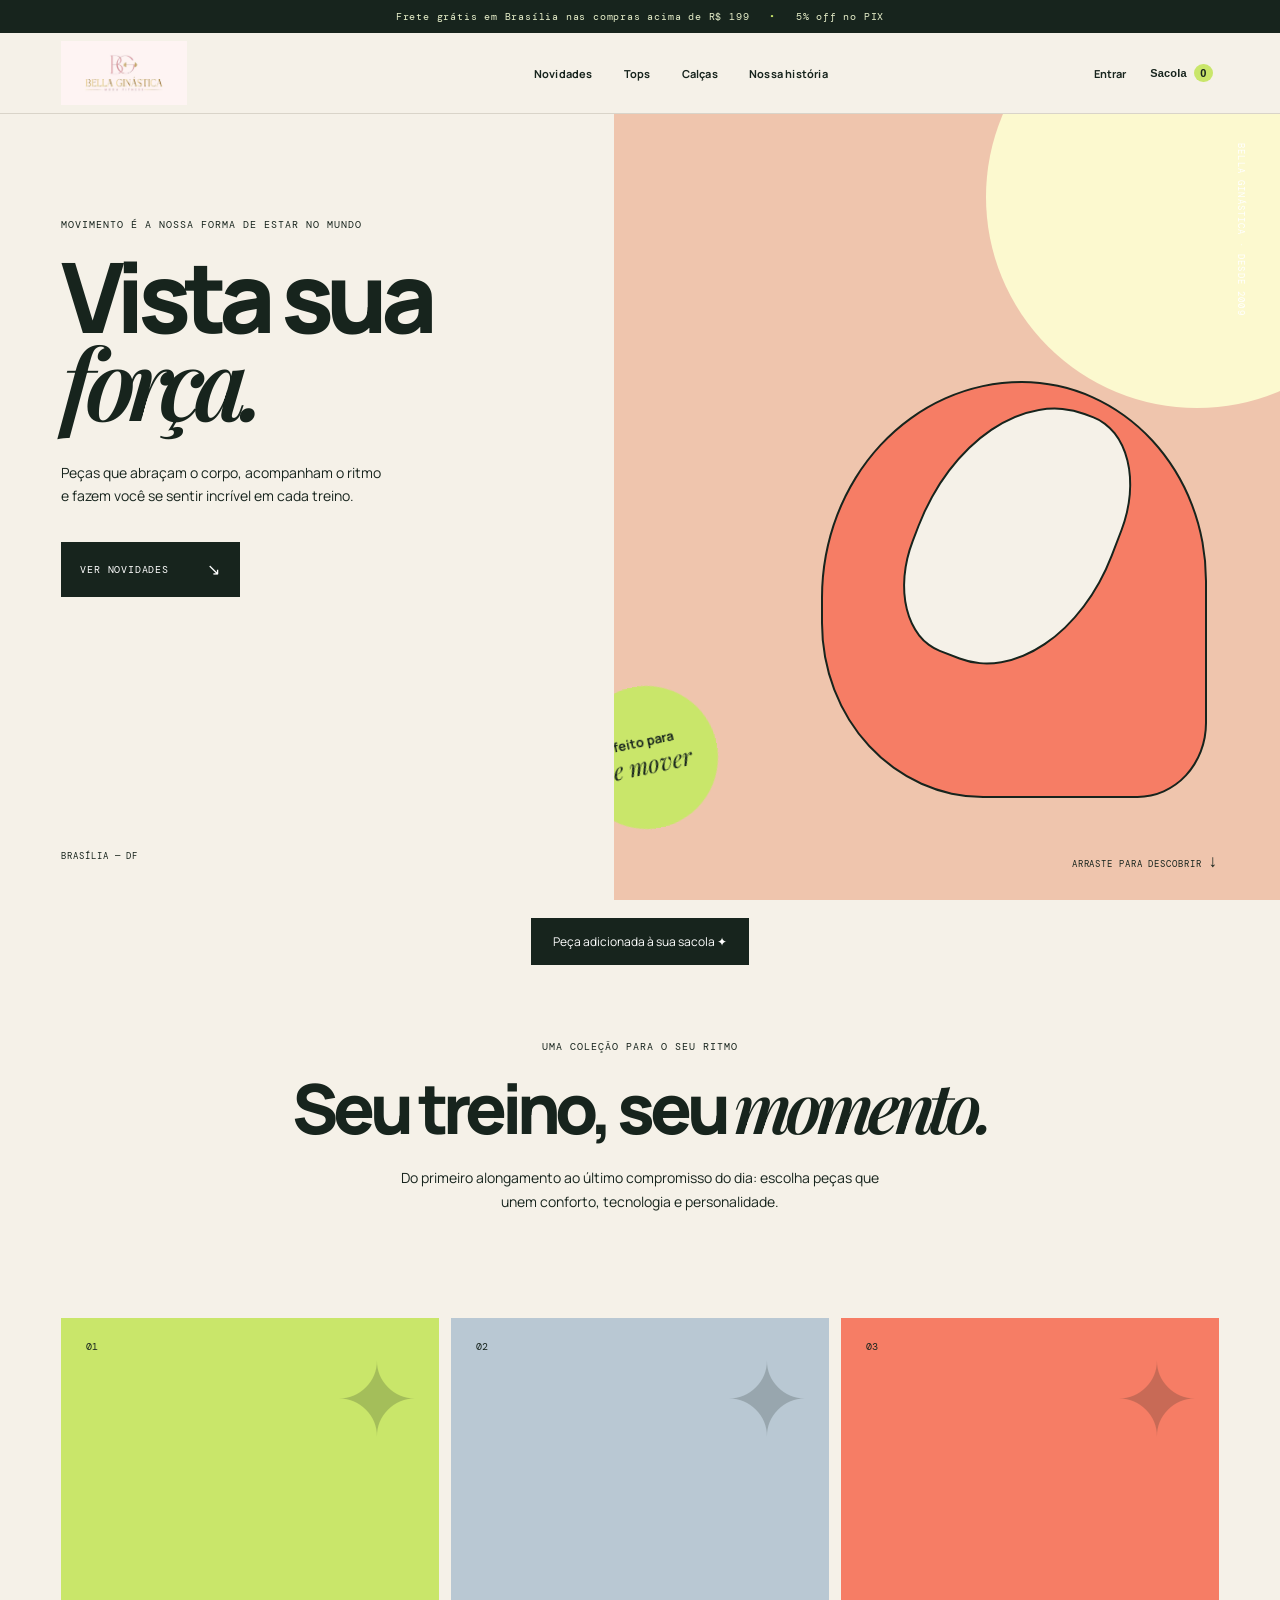
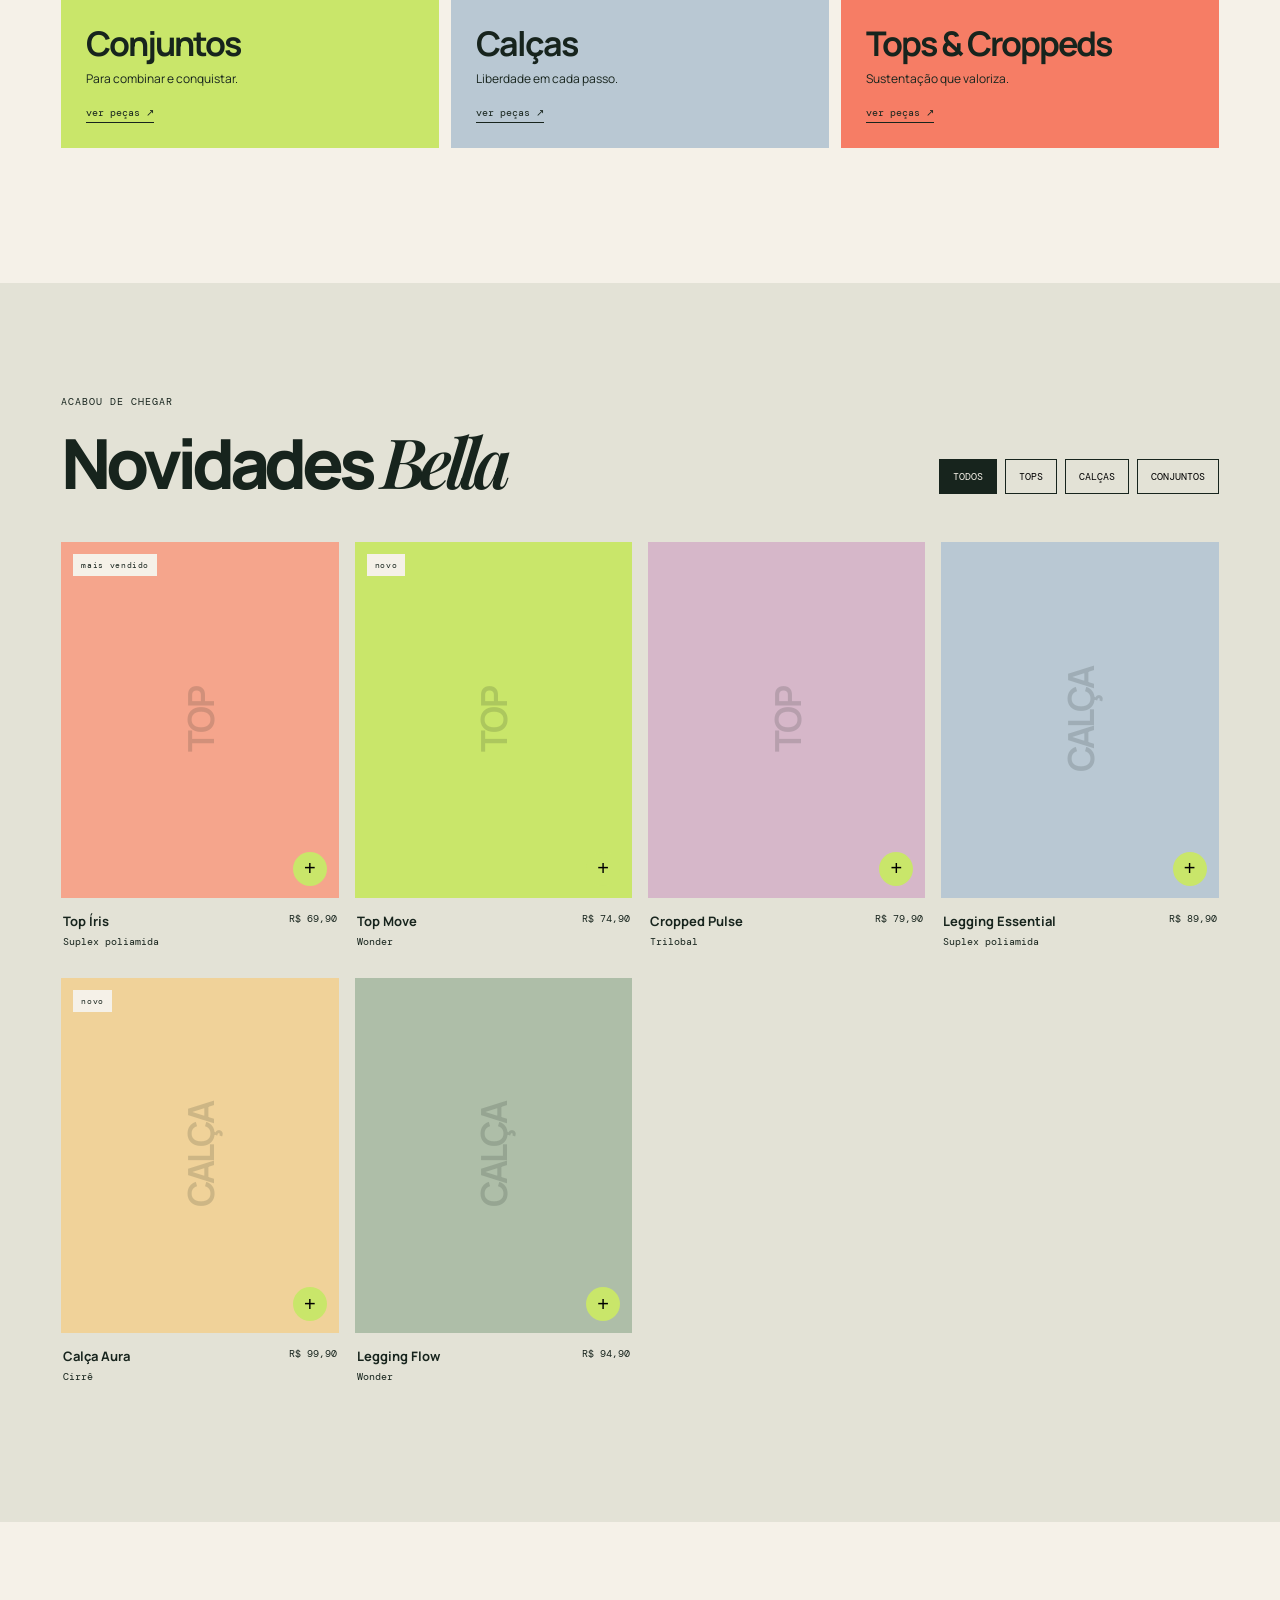
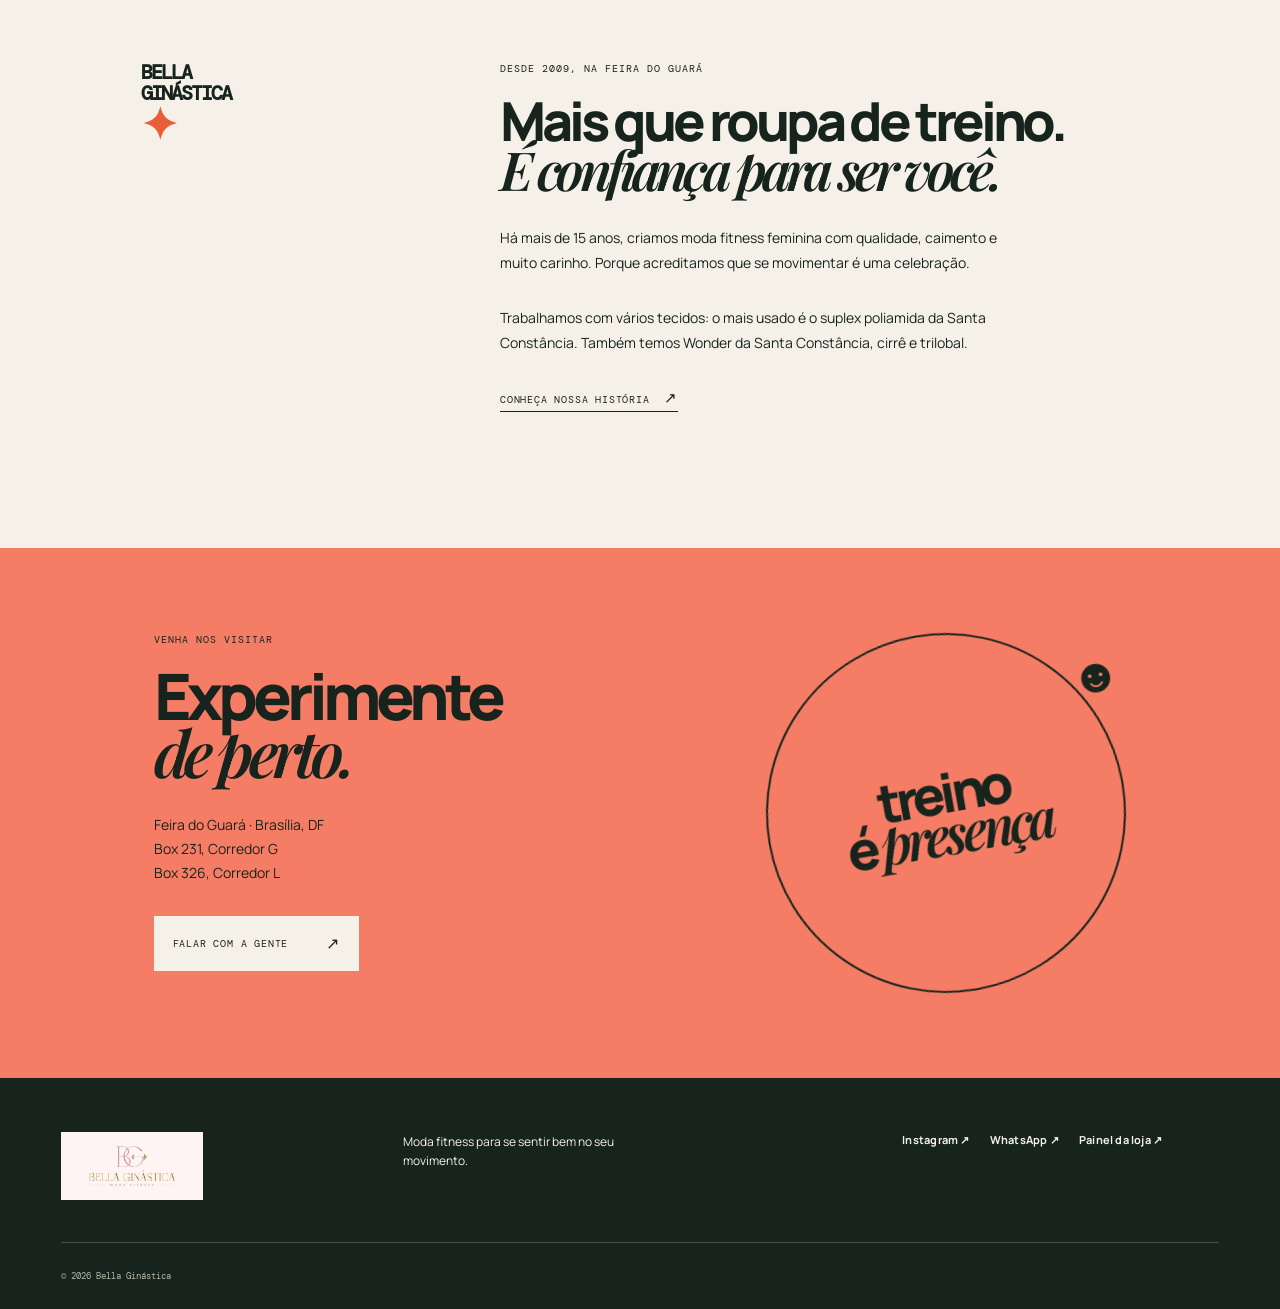
<file: index.html>
<!doctype html>
<html lang="pt-BR">
  <head>
    <meta charset="UTF-8" />
    <meta name="viewport" content="width=device-width, initial-scale=1.0" />
    <meta name="description" content="Bella Ginástica — moda fitness feminina feita para acompanhar o seu movimento. Conjuntos, calças e tops em Brasília." />
    <title>Bella Ginástica | Moda fitness</title>
    <link rel="icon" href="logo-bella.png" />
    <link rel="preconnect" href="https://fonts.googleapis.com" />
    <link rel="preconnect" href="https://fonts.gstatic.com" crossorigin />
    <link href="https://fonts.googleapis.com/css2?family=DM+Mono:wght@400;500&family=Manrope:wght@400;500;600;700;800&family=Playfair+Display:ital,wght@0,600;0,700;1,600&display=swap" rel="stylesheet" />
    <link rel="stylesheet" href="styles.css" />
  </head>
  <body>
    <div class="announcement">Frete grátis em Brasília nas compras acima de R$ 199 <span>•</span> 5% off no PIX</div>
    <header class="header">
      <a href="#inicio" class="brand" aria-label="Bella Ginástica, início"><img class="brand-logo" src="logo-bella.png" alt="Bella Ginástica Moda Fitness" /></a>
      <button class="menu-toggle" aria-label="Abrir menu" aria-expanded="false"><i></i><i></i></button>
      <nav class="nav" aria-label="Navegação principal">
        <a href="#novidades" data-filter="todos">Novidades</a><a href="#novidades" data-filter="tops">Tops</a><a href="#novidades" data-filter="calcas">Calças</a><a href="#sobre">Nossa história</a>
      </nav>
      <div class="header-actions"><a class="account-link" href="login.html">Entrar</a><button class="bag" aria-label="Sacola de compras">Sacola <span id="cart-count">0</span></button></div>
    </header>

    <main>
      <section class="hero" id="inicio">
        <div class="hero-copy">
          <p class="eyebrow">Movimento é a nossa forma de estar no mundo</p>
          <h1>Vista sua<br /><i>força.</i></h1>
          <p class="hero-text">Peças que abraçam o corpo, acompanham o ritmo e fazem você se sentir incrível em cada treino.</p>
          <a class="button" href="#novidades">ver novidades <span>↘</span></a>
        </div>
        <div class="hero-visual">
          <div class="sun"></div><div class="hero-shape shape-one"></div><div class="hero-shape shape-two"></div><p class="vertical">BELLA GINÁSTICA · DESDE 2009</p>
          <div class="sticker"><b>feito para</b><span>se mover</span></div>
        </div>
        <div class="hero-footer"><span>Brasília — DF</span><span>Arraste para descobrir <b>↓</b></span></div>
      </section>

      <section class="intro" id="colecao">
        <p class="eyebrow">Uma coleção para o seu ritmo</p>
        <h2>Seu treino, seu <i>momento.</i></h2>
        <p>Do primeiro alongamento ao último compromisso do dia: escolha peças que unem conforto, tecnologia e personalidade.</p>
      </section>

      <section class="categories">
        <a class="category c1" href="#novidades" data-filter="conjuntos"><span>01</span><h3>Conjuntos</h3><p>Para combinar e conquistar.</p><b>ver peças ↗</b></a>
        <a class="category c2" href="#novidades" data-filter="calcas"><span>02</span><h3>Calças</h3><p>Liberdade em cada passo.</p><b>ver peças ↗</b></a>
        <a class="category c3" href="#novidades" data-filter="tops"><span>03</span><h3>Tops & Croppeds</h3><p>Sustentação que valoriza.</p><b>ver peças ↗</b></a>
      </section>

      <section class="products" id="novidades">
        <div class="section-heading"><div><p class="eyebrow" id="catalogue-label">Acabou de chegar</p><h2 id="catalogue-title">Novidades <i>Bella</i></h2></div><div class="catalogue-tabs"><button data-filter="todos" class="active">Todos</button><button data-filter="tops">Tops</button><button data-filter="calcas">Calças</button><button data-filter="conjuntos">Conjuntos</button></div></div>
        <div class="product-grid" id="product-grid"></div>
      </section>

      <section class="manifesto" id="sobre">
        <div class="manifesto-label">BELLA<br />GINÁSTICA<br /><span>✦</span></div>
        <div><p class="eyebrow">Desde 2009, na Feira do Guará</p><h2>Mais que roupa de treino.<br /><i>É confiança para ser você.</i></h2><p>Há mais de 15 anos, criamos moda fitness feminina com qualidade, caimento e muito carinho. Porque acreditamos que se movimentar é uma celebração.</p><p>Trabalhamos com vários tecidos: o mais usado é o suplex poliamida da Santa Constância. Também temos Wonder da Santa Constância, cirrê e trilobal.</p><a href="https://www.instagram.com/bellaginastica/" target="_blank" rel="noreferrer" class="text-link">conheça nossa história <span>↗</span></a></div>
      </section>

      <section class="visit" id="visite"><div><p class="eyebrow">Venha nos visitar</p><h2>Experimente<br /><i>de perto.</i></h2><p>Feira do Guará · Brasília, DF<br />Box 231, Corredor G<br />Box 326, Corredor L</p><a href="https://wa.me/5561985359437?text=Ol%C3%A1%2C%20vim%20pelo%20site%20da%20Bella%20Gin%C3%A1stica!" class="button button-light" target="_blank" rel="noreferrer">falar com a gente <span>↗</span></a></div><div class="visit-art"><p>treino<br />é <i>presença</i></p><span>☻</span></div></section>
    </main>
    <footer><a class="brand" href="#inicio"><img class="brand-logo" src="logo-bella.png" alt="Bella Ginástica Moda Fitness" /></a><p>Moda fitness para se sentir bem no seu movimento.</p><div><a href="https://www.instagram.com/bellaginastica/" target="_blank" rel="noreferrer">Instagram ↗</a><a href="https://wa.me/5561985359437" target="_blank" rel="noreferrer">WhatsApp ↗</a><a href="host-login.html">Painel da loja ↗</a></div><small>© 2026 Bella Ginástica</small></footer>
    <div class="toast" id="toast">Peça adicionada à sua sacola ✦</div>
    <div class="cart-backdrop" id="cart-backdrop"></div>
    <aside class="cart-drawer" id="cart-drawer" aria-label="Sua sacola" aria-hidden="true">
      <div class="cart-head"><div><p class="eyebrow">Seu pedido</p><h2>Sacola <i>Bella</i></h2></div><button class="close-cart" aria-label="Fechar sacola">×</button></div>
      <div class="cart-items" id="cart-items"><p class="empty-cart">Sua sacola está vazia.<br />Escolha suas peças favoritas ✦</p></div>
      <div class="checkout"><div class="total"><span>Subtotal</span><b id="cart-total">R$ 0,00</b></div><div class="customer-fields"><input id="customer-name" placeholder="SEU NOME" /><input id="customer-phone" placeholder="SEU WHATSAPP" /></div><p class="payment-label">Escolha a forma de pagamento</p><div class="payment-options"><label><input type="radio" name="pay" value="PIX" checked /> PIX <small>5% de desconto</small></label><label><input type="radio" name="pay" value="Cartão" /> Cartão <small>até 3x sem juros</small></label></div><button class="finish-order" id="finish-order">finalizar pedido <span>↗</span></button><p class="secure">🔒 Pedido registrado com segurança</p></div>
    </aside>
    <script src="script.js"></script>
  </body>
</html>
</file>
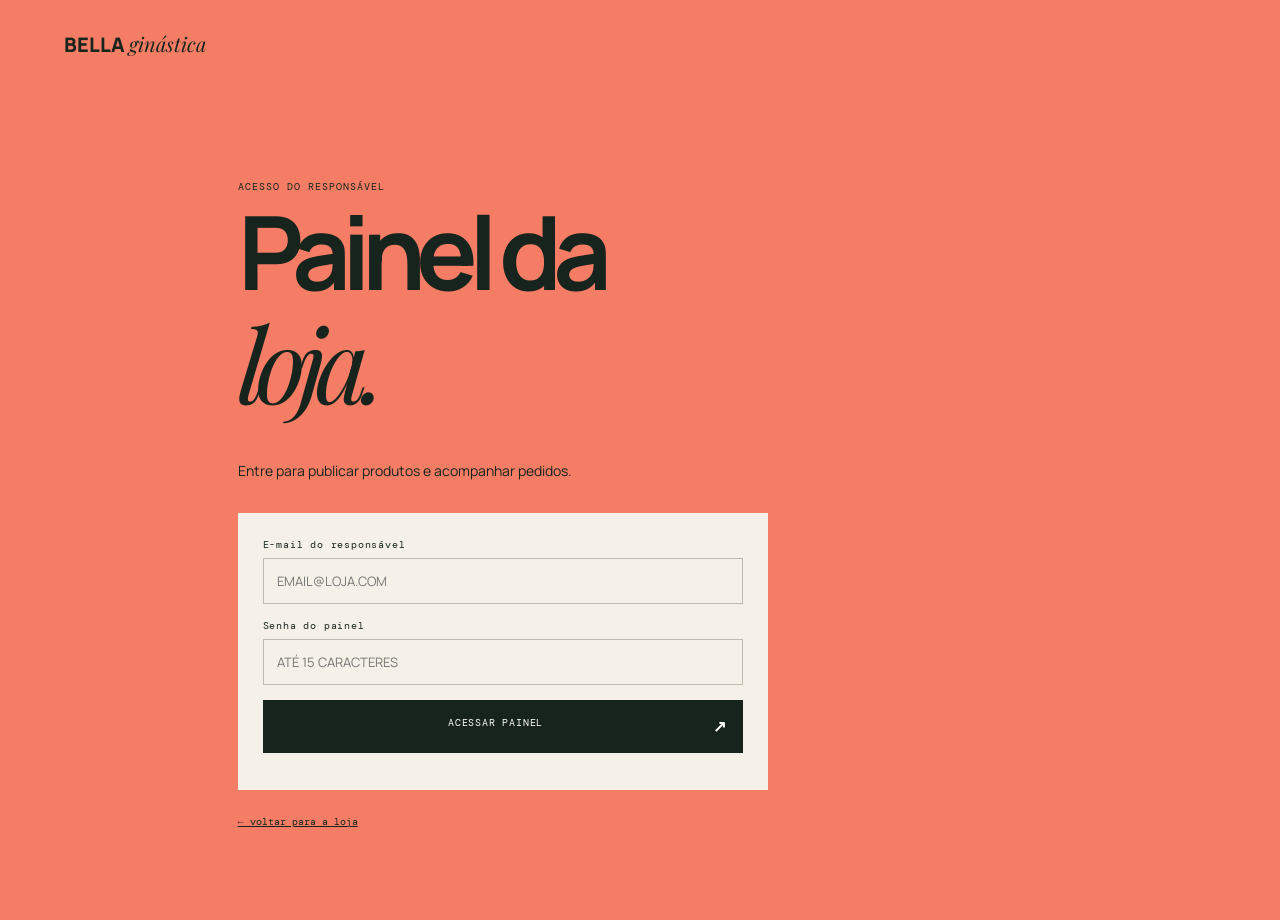
<file: admin.html>
<!doctype html><html lang="pt-BR"><head><meta charset="UTF-8"><meta name="viewport" content="width=device-width,initial-scale=1.0"><title>Painel | Bella Ginástica</title><link rel="preconnect" href="https://fonts.googleapis.com"><link rel="preconnect" href="https://fonts.gstatic.com" crossorigin><link href="https://fonts.googleapis.com/css2?family=DM+Mono&family=Manrope:wght@400;600;700;800&family=Playfair+Display:ital,wght@0,600;1,600&display=swap" rel="stylesheet"><link rel="stylesheet" href="admin.css"></head><body>
<header><a href="index.html">BELLA <i>ginástica</i></a><span>PAINEL ADMINISTRATIVO</span><a class="back" href="index.html">ver loja ↗</a></header>
<main id="admin-content"><section class="admin-intro"><p>GESTÃO DA LOJA</p><h1>Olá, <i>Bella.</i></h1><span>Cadastre peças e acompanhe cada pedido em um só lugar.</span></section>
<section class="metrics"><div><small>Pedidos recebidos</small><b id="orders-count">0</b></div><div><small>Valor em pedidos</small><b id="orders-total">R$ 0,00</b></div><div><small>Aguardando pagamento</small><b id="pending-count">0</b></div></section>
<section class="dashboard"><div class="form-card"><p class="kicker">CADASTRAR PRODUTO</p><h2>Nova peça</h2><form id="product-form"><label>Nome da peça<input name="name" required placeholder="Ex.: Top Bella"></label><label>Descrição<textarea name="description" required placeholder="Tecido, caimento e detalhes da peça"></textarea></label><div class="dual"><label>Preço (R$)<input name="price" required type="number" min="0" step="0.01" placeholder="79,90"></label><label>Categoria<select name="category"><option value="tops">Top</option><option value="calcas">Calça</option><option value="conjuntos">Conjunto</option></select></label></div><label>Foto do produto<input name="photo" type="file" accept="image/png,image/jpeg,image/webp"></label><label>Cor do cartão<input name="color" type="color" value="#c9e66a"></label><button type="submit">publicar peça <span>↗</span></button></form></div><div class="products-card"><div class="card-title"><div><p class="kicker">ESTOQUE PUBLICADO</p><h2>Peças da loja</h2></div><span id="products-count">0 peças</span></div><div id="admin-products" class="admin-products"></div></div></section>
<section class="orders"><div class="card-title"><div><p class="kicker">VENDAS</p><h2>Pedidos recebidos</h2></div><button id="clear-demo" class="outline">limpar dados de teste</button></div><div id="orders-list" class="orders-list"></div></section>
<section class="gateway"><div><p class="kicker">RECEBIMENTO DE PAGAMENTOS</p><h2>Conecte um meio de pagamento.</h2></div><p>Para o dinheiro cair na conta, conecte Mercado Pago, Stripe ou outro intermediador no servidor do site. Este painel já registra os pedidos e status; as credenciais da conta de pagamento precisam ser configuradas de forma segura no host.</p></section><section class="security"><p class="kicker">SEGURANÇA DO PAINEL</p><h2>Trocar acesso</h2><form id="host-account-form"><label>Novo e-mail<input name="email" required type="email" placeholder="EMAIL@LOJA.COM"></label><label>Nova senha<input name="password" required type="password" maxlength="15" placeholder="ATÉ 15 CARACTERES"></label><button>salvar novo acesso</button><p id="account-message"></p></form></section></main><script src="admin.js"></script></body></html>
</file>
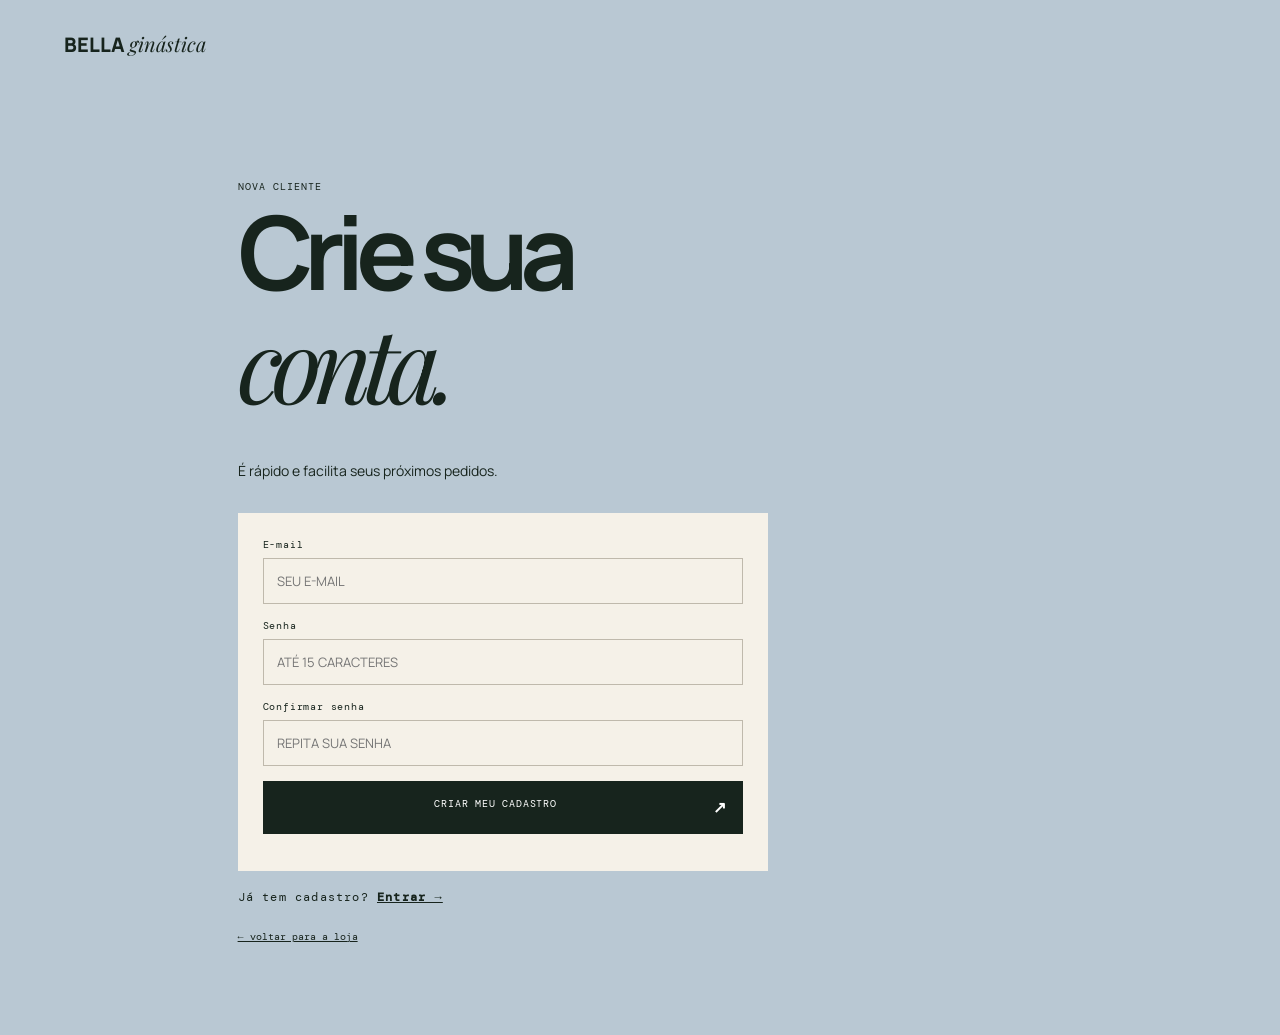
<file: cadastro.html>
<!doctype html><html lang="pt-BR"><head><meta charset="UTF-8"><meta name="viewport" content="width=device-width,initial-scale=1.0"><title>Criar conta | Bella Ginástica</title><link rel="preconnect" href="https://fonts.googleapis.com"><link rel="preconnect" href="https://fonts.gstatic.com" crossorigin><link href="https://fonts.googleapis.com/css2?family=DM+Mono&family=Manrope:wght@400;600;700;800&family=Playfair+Display:ital,wght@0,600&display=swap" rel="stylesheet"><link rel="stylesheet" href="login.css"></head><body class="register"><a class="brand" href="index.html">BELLA <i>ginástica</i></a><main><p>NOVA CLIENTE</p><h1>Crie sua<br><i>conta.</i></h1><span>É rápido e facilita seus próximos pedidos.</span><form id="register-form"><label>E-mail<input name="email" required type="email" placeholder="SEU E-MAIL"></label><label>Senha<input name="password" required type="password" maxlength="15" minlength="4" placeholder="ATÉ 15 CARACTERES"></label><label>Confirmar senha<input name="confirm" required type="password" maxlength="15" placeholder="REPITA SUA SENHA"></label><button>criar meu cadastro <b>↗</b></button><p class="form-error" id="register-error"></p></form><p class="register-note">Já tem cadastro? <a href="login.html">Entrar →</a></p><a href="index.html">← voltar para a loja</a></main><script>document.querySelector('#register-form').addEventListener('submit',e=>{e.preventDefault();const data=Object.fromEntries(new FormData(e.currentTarget)),error=document.querySelector('#register-error'),users=JSON.parse(localStorage.getItem('bella-users')||'[]');if(data.password!==data.confirm){error.textContent='As senhas precisam ser iguais.';return}if(users.some(u=>u.email===data.email)){error.textContent='Este e-mail já possui cadastro.';return}const user={email:data.email,password:data.password};users.push(user);localStorage.setItem('bella-users',JSON.stringify(users));localStorage.setItem('bella-user',JSON.stringify(user));location.href='index.html'});</script></body></html>
</file>
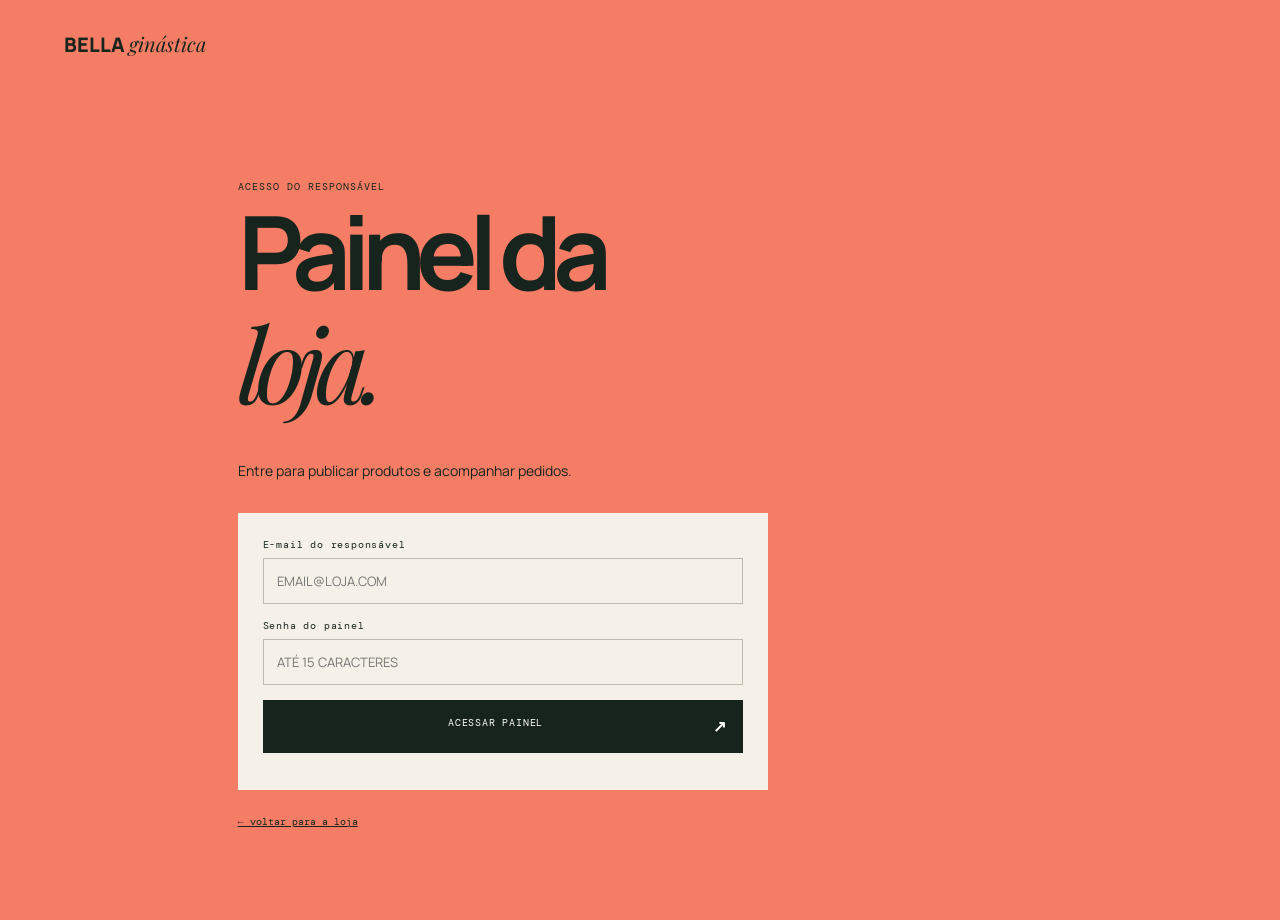
<file: host-login.html>
<!doctype html><html lang="pt-BR"><head><meta charset="UTF-8"><meta name="viewport" content="width=device-width,initial-scale=1.0"><title>Painel da Loja | Bella Ginástica</title><link rel="preconnect" href="https://fonts.googleapis.com"><link rel="preconnect" href="https://fonts.gstatic.com" crossorigin><link href="https://fonts.googleapis.com/css2?family=DM+Mono&family=Manrope:wght@400;600;700;800&family=Playfair+Display:ital,wght@0,600&display=swap" rel="stylesheet"><link rel="stylesheet" href="login.css"></head><body class="host"><a class="brand" href="index.html">BELLA <i>ginástica</i></a><main><p>ACESSO DO RESPONSÁVEL</p><h1>Painel da<br><i>loja.</i></h1><span>Entre para publicar produtos e acompanhar pedidos.</span><form id="host-form"><label>E-mail do responsável<input name="email" required type="email" placeholder="EMAIL@LOJA.COM"></label><label>Senha do painel<input name="password" required type="password" maxlength="15" placeholder="ATÉ 15 CARACTERES"></label><button>acessar painel <b>↗</b></button><p class="form-error" id="host-error"></p></form><a href="index.html">← voltar para a loja</a></main><script>const form=document.querySelector('#host-form'),error=document.querySelector('#host-error'),fallback={email:'admin@bellaginastica.com.br',password:'Bella2026'},stored=JSON.parse(localStorage.getItem('bella-host-account')||'null')||fallback;form.addEventListener('submit',e=>{e.preventDefault();const data=Object.fromEntries(new FormData(form));if(data.email!==stored.email||data.password!==stored.password){error.textContent='E-mail ou senha incorretos.';return}sessionStorage.setItem('bella-host','true');location.href='admin.html'});</script></body></html>
</file>
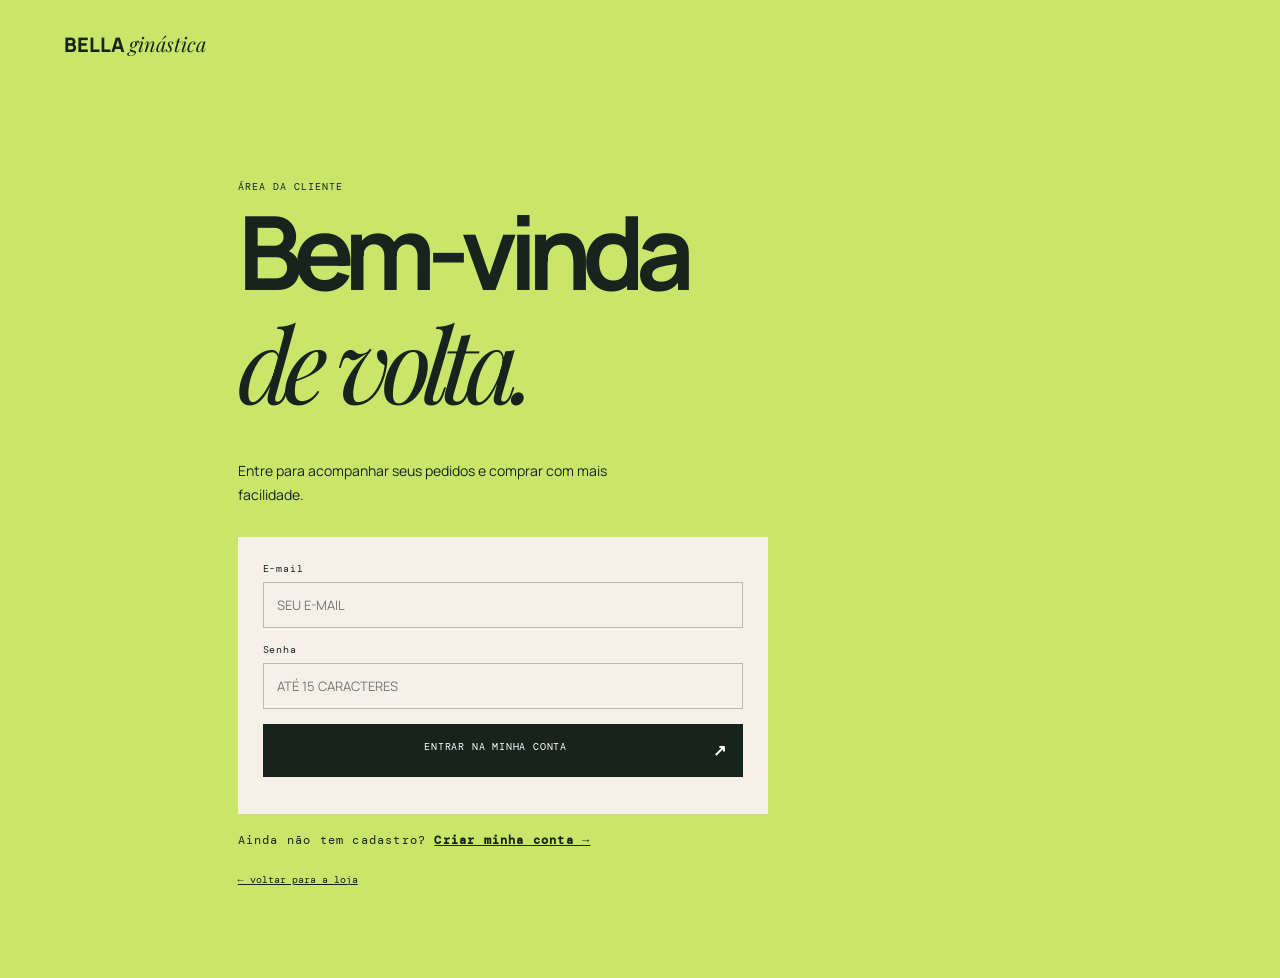
<file: login.html>
<!doctype html><html lang="pt-BR"><head><meta charset="UTF-8"><meta name="viewport" content="width=device-width,initial-scale=1.0"><title>Entrar | Bella Ginástica</title><link rel="preconnect" href="https://fonts.googleapis.com"><link rel="preconnect" href="https://fonts.gstatic.com" crossorigin><link href="https://fonts.googleapis.com/css2?family=DM+Mono&family=Manrope:wght@400;600;700;800&family=Playfair+Display:ital,wght@0,600&display=swap" rel="stylesheet"><link rel="stylesheet" href="login.css"></head><body><a class="brand" href="index.html">BELLA <i>ginástica</i></a><main><p>ÁREA DA CLIENTE</p><h1>Bem-vinda<br><i>de volta.</i></h1><span>Entre para acompanhar seus pedidos e comprar com mais facilidade.</span><form id="login-form"><label>E-mail<input name="email" required type="email" placeholder="SEU E-MAIL"></label><label>Senha<input name="password" required type="password" maxlength="15" placeholder="ATÉ 15 CARACTERES"></label><button>entrar na minha conta <b>↗</b></button><p class="form-error" id="login-error"></p></form><p class="register-note">Ainda não tem cadastro? <a href="cadastro.html">Criar minha conta →</a></p><a href="index.html">← voltar para a loja</a></main><script>document.querySelector('#login-form').addEventListener('submit',e=>{e.preventDefault();const data=Object.fromEntries(new FormData(e.currentTarget)),users=JSON.parse(localStorage.getItem('bella-users')||'[]'),user=users.find(u=>u.email===data.email&&u.password===data.password);if(!user){document.querySelector('#login-error').textContent='E-mail ou senha não encontrados.';return}localStorage.setItem('bella-user',JSON.stringify(user));location.href='index.html'});</script></body></html>
</file>
<file: styles.css>
:root{--ink:#17241d;--cream:#f5f1e8;--lime:#c9e66a;--coral:#f67d65;--orange:#e85e36;--mono:"DM Mono",monospace}*{box-sizing:border-box}html{scroll-behavior:smooth}body{margin:0;background:var(--cream);color:var(--ink);font-family:Manrope,Arial,sans-serif}.announcement{height:33px;background:var(--ink);color:#e8f0cb;text-align:center;font:10px var(--mono);letter-spacing:.08em;padding:10px}.announcement span{padding:0 13px;color:var(--lime)}.header{height:81px;display:flex;align-items:center;justify-content:space-between;padding:0 4.8vw;border-bottom:1px solid #d9d4c9;position:relative;background:var(--cream);z-index:3}.brand{color:var(--ink);text-decoration:none;font-weight:800;font-size:20px;letter-spacing:-1px}.brand em{font:italic 19px "Playfair Display"}.nav{display:flex;gap:31px;margin-left:80px}.nav a,.bag,footer a{font-size:11px;font-weight:700;color:var(--ink);text-decoration:none;letter-spacing:.02em}.bag{border:0;background:transparent;cursor:pointer}.bag span{background:var(--lime);border-radius:100%;padding:3px 6px;margin-left:4px}.menu-toggle{display:none}.hero{min-height:calc(100vh - 114px);display:grid;grid-template-columns:48% 52%;position:relative;overflow:hidden}.hero-copy{padding:11.5vh 4.8vw 8vh;position:relative;z-index:1}.eyebrow{font:10px var(--mono);letter-spacing:.1em;text-transform:uppercase;margin:0 0 22px}.hero h1,h2{font-size:clamp(54px,7.6vw,116px);line-height:.88;letter-spacing:-.075em;margin:0;font-weight:800}.hero h1 i,h2 i{font-family:"Playfair Display";font-weight:600;letter-spacing:-.09em}.hero-text{max-width:330px;font-size:14px;line-height:1.7;margin:34px 0}.button{display:inline-flex;gap:38px;align-items:center;background:var(--ink);color:white;padding:17px 19px;text-decoration:none;font:10px var(--mono);letter-spacing:.08em;text-transform:uppercase;transition:.2s}.button:hover{background:var(--orange);transform:translateY(-2px)}.button span{font-size:16px}.hero-visual{background:#efc5ad;position:relative;min-height:590px;overflow:hidden}.hero-image{position:absolute;inset:0;background:url('https://images.unsplash.com/photo-1571019613454-1cb2f99b2d8b?auto=format&fit=crop&w=1200&q=85') center/cover;mix-blend-mode:multiply;filter:saturate(.75) contrast(1.04)}.sun{background:var(--lime);width:33vw;height:33vw;border-radius:50%;position:absolute;right:-10vw;top:-10vw;z-index:1;mix-blend-mode:screen}.vertical{position:absolute;right:24px;top:29px;z-index:2;writing-mode:vertical-rl;font:9px var(--mono);letter-spacing:.13em;color:white}.sticker{position:absolute;z-index:2;bottom:9%;left:-39px;transform:rotate(-12deg);width:143px;height:143px;border-radius:50%;background:var(--lime);display:flex;align-items:center;justify-content:center;flex-direction:column;text-align:center;line-height:1}.sticker b{font-size:13px}.sticker span{font:italic 24px "Playfair Display"}.hero-footer{grid-column:1/-1;position:absolute;left:4.8vw;right:4.8vw;bottom:28px;display:flex;justify-content:space-between;z-index:2;font:9px var(--mono);letter-spacing:.1em;text-transform:uppercase}.hero-footer b{font-size:17px}.intro{padding:140px 16vw 105px;text-align:center}.intro h2,.section-heading h2{font-size:clamp(46px,5.4vw,78px)}.intro>p:last-child{max-width:500px;margin:27px auto 0;line-height:1.7;font-size:14px}.categories{display:grid;grid-template-columns:repeat(3,1fr);padding:0 4.8vw 135px;gap:12px}.category{min-height:430px;padding:25px;color:white;position:relative;overflow:hidden;text-decoration:none;display:flex;flex-direction:column;align-items:start;justify-content:flex-end;background-size:cover;background-position:center;isolation:isolate}.category:before{content:"";position:absolute;inset:0;background:linear-gradient(transparent 35%,rgba(10,30,20,.78));z-index:-1}.c1{background-image:url('https://images.unsplash.com/photo-1518611012118-696072aa579a?auto=format&fit=crop&w=800&q=85')}.c2{background-image:url('https://images.unsplash.com/photo-1517836357463-d25dfeac3438?auto=format&fit=crop&w=800&q=85')}.c3{background-image:url('https://images.unsplash.com/photo-1506629905607-d405b7a30db5?auto=format&fit=crop&w=800&q=85')}.category>span{position:absolute;top:22px;left:25px;font:10px var(--mono)}.category h3{font-size:34px;letter-spacing:-.06em;margin:0}.category p{margin:4px 0 19px;font-size:12px}.category b{font:10px var(--mono);border-bottom:1px solid;padding-bottom:3px}.products{background:#e3e2d6;padding:112px 4.8vw 125px}.section-heading{display:flex;justify-content:space-between;align-items:flex-end;margin-bottom:48px}.text-link{color:inherit;text-decoration:none;background:none;border:0;padding:0;cursor:pointer;font:10px var(--mono);letter-spacing:.08em;text-transform:uppercase;border-bottom:1px solid var(--ink);padding-bottom:5px}.text-link span{font-size:15px;margin-left:8px}.product-grid{display:grid;grid-template-columns:repeat(4,1fr);gap:16px}.product{animation:in .5s both}.product-image{aspect-ratio:.78;background:#d1c8bd center/cover;position:relative}.tag{position:absolute;top:12px;left:12px;background:var(--cream);padding:6px 8px;font:8px var(--mono);letter-spacing:.08em}.add{position:absolute;bottom:12px;right:12px;background:var(--lime);width:34px;height:34px;border:0;border-radius:50%;font-size:20px;cursor:pointer}.product-info{padding:14px 2px}.product-info h3{font-size:13px;margin:0 0 5px}.product-info p{font:10px var(--mono);margin:0}.manifesto{padding:140px 11vw;display:grid;grid-template-columns:27% 1fr;gap:7vw}.manifesto-label{font:700 20px/1.02 var(--mono);letter-spacing:-.1em}.manifesto-label span{font-size:44px;color:var(--orange)}.manifesto h2{font-size:clamp(38px,4.2vw,64px);margin-bottom:31px}.manifesto div>p:not(.eyebrow){max-width:530px;font-size:14px;line-height:1.8;margin-bottom:30px}.visit{background:var(--coral);padding:85px 12vw;display:grid;grid-template-columns:1fr 1fr;min-height:500px}.visit h2{font-size:clamp(48px,5vw,77px)}.visit p:not(.eyebrow){font-size:14px;line-height:1.7;margin:31px 0}.button-light{background:var(--cream);color:var(--ink)}.visit-art{border:2px solid var(--ink);border-radius:50%;width:360px;height:360px;justify-self:end;transform:rotate(-10deg);display:flex;align-items:center;justify-content:center;position:relative}.visit-art p{font:800 54px/.75 Manrope!important;letter-spacing:-.09em;text-align:center}.visit-art i{font-family:"Playfair Display";font-weight:600}.visit-art span{position:absolute;right:-18px;top:34px;font-size:48px}footer{padding:54px 4.8vw 27px;display:grid;grid-template-columns:2fr 3fr 2fr;gap:25px;background:var(--ink);color:#f7f2e7}footer .brand,footer a{color:#f7f2e7}footer p{font-size:12px;line-height:1.6;max-width:230px;margin:0}footer div{display:flex;gap:20px;align-items:start}footer small{grid-column:1/-1;padding-top:27px;margin-top:17px;border-top:1px solid #425148;color:#b6b8a6;font:9px var(--mono)}.toast{position:fixed;bottom:25px;left:50%;transform:translate(-50%,90px);background:var(--ink);color:white;padding:15px 22px;z-index:10;font-size:12px;transition:.3s}.toast.show{transform:translate(-50%,0)}@keyframes in{from{opacity:0;transform:translateY(16px)}to{opacity:1;transform:none}}
@media(max-width:720px){.announcement{font-size:8px}.header{height:65px}.nav{display:none}.nav.open{position:absolute;top:64px;left:0;right:0;display:flex;flex-direction:column;gap:0;padding:12px 7vw 20px;background:var(--cream);border-bottom:1px solid #d9d4c9;margin:0}.nav.open a{padding:10px 0}.menu-toggle{display:block;border:0;background:none}.menu-toggle i{display:block;width:21px;height:1px;background:var(--ink);margin:5px}.bag{font-size:0}.bag span{font-size:11px}.hero{display:block}.hero-copy{padding:70px 7vw 38px}.hero h1{font-size:66px}.hero-visual{min-height:440px}.hero-footer{display:none}.intro{padding:90px 7vw 70px}.categories{padding:0 4vw 80px;display:flex;overflow:auto}.category{min-width:78vw;min-height:370px}.products{padding:75px 5vw}.section-heading{margin-bottom:30px}.product-grid{grid-template-columns:repeat(2,1fr);gap:12px}.product-grid .product:nth-child(n+5){display:none}.manifesto{padding:85px 7vw;display:block}.manifesto-label{margin-bottom:55px}.visit{padding:65px 7vw;display:block}.visit-art{width:240px;height:240px;margin:66px auto 0}.visit-art p{font-size:38px!important}footer{grid-template-columns:1fr 1fr;padding:48px 7vw 22px}footer p{grid-column:1/-1;grid-row:2}footer div{grid-column:1/-1;grid-row:3}.hero-image{background-position:center top}}

/* Catálogo sem fotos e sacola */
.hero-image{display:none}.hero-shape{position:absolute;border:2px solid var(--ink);z-index:1}.shape-one{width:58%;height:53%;right:11%;bottom:13%;background:var(--coral);border-radius:52% 48% 18% 42%}.shape-two{width:29%;height:35%;right:25%;bottom:29%;background:var(--cream);border-radius:60% 35% 55% 34%;transform:rotate(21deg)}.category{background-image:none!important;color:var(--ink)}.category:before{display:none}.c1{background:var(--lime)}.c2{background:#b9c8d3}.c3{background:var(--coral)}.category:after{content:"✦";position:absolute;right:20px;top:10px;font-size:100px;opacity:.2}.catalogue-tabs{display:flex;gap:8px}.catalogue-tabs button{font:10px var(--mono);text-transform:uppercase;background:transparent;border:1px solid var(--ink);padding:10px 13px;cursor:pointer}.catalogue-tabs button.active{background:var(--ink);color:var(--cream)}.product-image{background:var(--product-color)!important}.product-image:before{content:attr(data-type);position:absolute;left:50%;top:50%;transform:translate(-50%,-50%) rotate(-90deg);font:700 36px Manrope;letter-spacing:-.08em;color:rgba(23,36,29,.16);white-space:nowrap}.cart-backdrop{opacity:0;visibility:hidden;position:fixed;inset:0;background:rgba(23,36,29,.45);z-index:10;transition:.25s}.cart-drawer{position:fixed;z-index:11;right:0;top:0;height:100dvh;width:min(510px,100vw);padding:30px;background:var(--cream);transform:translateX(100%);transition:.3s;display:flex;flex-direction:column}.cart-drawer.open{transform:none}.cart-backdrop.open{opacity:1;visibility:visible}.cart-head{display:flex;justify-content:space-between;align-items:flex-start;border-bottom:1px solid #d9d4c9;padding-bottom:22px}.cart-head h2{font-size:45px}.close-cart{background:none;border:0;font-size:35px;line-height:1;cursor:pointer}.cart-items{flex:1;overflow:auto;padding:20px 0}.empty-cart{text-align:center;margin-top:80px;font-size:14px;line-height:1.8}.cart-item{display:flex;gap:14px;padding:12px 0;border-bottom:1px solid #ddd7cb}.cart-swatch{height:60px;width:48px;background:var(--product-color)}.cart-item h3{font-size:13px;margin:4px 0}.cart-item p{font:10px var(--mono);margin:0}.remove{margin-left:auto;align-self:start;border:0;background:none;cursor:pointer;font:10px var(--mono);text-decoration:underline}.checkout{border-top:1px solid #d9d4c9;padding-top:18px}.total{display:flex;justify-content:space-between;font-size:13px;margin:15px 0}.payment-label{font:10px var(--mono);text-transform:uppercase;margin:20px 0 10px}.payment-options{display:flex;gap:8px}.payment-options label{border:1px solid #c7c2b8;flex:1;padding:10px;font-size:11px}.payment-options small{display:block;font:8px var(--mono);margin:4px 0 0 20px}.finish-order{width:100%;padding:16px;background:var(--ink);color:white;border:0;margin-top:17px;font:10px var(--mono);text-transform:uppercase;letter-spacing:.08em;cursor:pointer}.finish-order span{float:right;font-size:15px}.secure{text-align:center;font:9px var(--mono);color:#617067}@media(max-width:720px){.section-heading{display:block}.catalogue-tabs{margin-top:24px}.product-grid .product:nth-child(n+5){display:block}}
.customer-fields{display:grid;gap:7px;margin:18px 0}.customer-fields input{border:1px solid #c7c2b8;background:transparent;padding:11px;font:9px var(--mono);letter-spacing:.04em}
.header-actions{display:flex;align-items:center;gap:18px}.account-link{font:11px Manrope;color:var(--ink);text-decoration:none;font-weight:700}.product-photo{position:absolute;inset:0;width:100%;height:100%;object-fit:cover;z-index:1}.product-image:has(.product-photo):before{display:none}.product-image:has(.product-photo) .tag,.product-image:has(.product-photo) .add{z-index:2}
.brand-logo{display:block;width:118px;height:56px;object-fit:cover;object-position:center}.header .brand{display:flex;align-items:center;height:75px}.header .brand-logo{width:126px;height:64px}footer .brand-logo{width:142px;height:68px}
.product-info{display:flex;justify-content:space-between;gap:10px}.product-info>div{min-width:0}.product-info b{font:10px var(--mono);white-space:nowrap}.cart-swatch{overflow:hidden}.cart-swatch img{width:100%;height:100%;object-fit:cover}.cart-item>div:last-child{text-align:right}.cart-item>div:last-child>b{display:block;font:10px var(--mono);white-space:nowrap}.qty-control{display:flex;align-items:center;gap:9px;margin-top:8px;font:10px var(--mono)}.qty-control button{width:20px;height:20px;border:1px solid #c7c2b8;background:transparent;cursor:pointer}.empty-catalogue{grid-column:1/-1;font-size:14px;color:#617067;padding:30px 0}
</file>
<file: admin.css>
:root{--ink:#17241d;--cream:#f5f1e8;--lime:#c9e66a;--coral:#f67d65;--line:#d9d4c9;--mono:"DM Mono",monospace}*{box-sizing:border-box}body{margin:0;background:var(--cream);color:var(--ink);font-family:Manrope,Arial,sans-serif}header{height:72px;border-bottom:1px solid var(--line);display:flex;align-items:center;justify-content:space-between;padding:0 5vw}header a{font-size:19px;font-weight:800;color:var(--ink);text-decoration:none}header i,h1 i{font:italic 19px "Playfair Display"}header span,.kicker{font:10px var(--mono);letter-spacing:.1em}.back{font:10px var(--mono);text-transform:uppercase;border-bottom:1px solid!important;padding-bottom:4px}main{max-width:1220px;margin:auto;padding:68px 5vw 100px}.admin-intro p,.kicker{margin:0 0 15px;color:#647168}.admin-intro h1{font-size:clamp(54px,8vw,100px);line-height:.85;letter-spacing:-.08em;margin:0}.admin-intro h1 i{font-size:inherit}.admin-intro span{display:block;margin-top:22px;font-size:14px}.metrics{display:grid;grid-template-columns:repeat(3,1fr);gap:12px;margin:65px 0}.metrics div{padding:23px;background:#e2e0d5}.metrics small{display:block;font:10px var(--mono);text-transform:uppercase}.metrics b{display:block;font-size:29px;margin-top:13px;letter-spacing:-.07em}.dashboard{display:grid;grid-template-columns:40% 1fr;gap:36px;align-items:start}.form-card,.products-card,.orders{border:1px solid var(--line);padding:28px}.form-card h2,.products-card h2,.orders h2,.gateway h2{font-size:31px;letter-spacing:-.06em;margin:0 0 25px}.form-card label{font:10px var(--mono);text-transform:uppercase;display:block;margin:14px 0}.form-card input,.form-card select,.form-card textarea{width:100%;margin-top:7px;border:1px solid #c7c2b8;background:transparent;padding:11px;font:13px Manrope}.form-card textarea{height:88px;resize:vertical}.dual{display:grid;grid-template-columns:1fr 1fr;gap:10px}.form-card button{width:100%;border:0;background:var(--ink);color:white;padding:15px;margin-top:8px;font:10px var(--mono);text-transform:uppercase;cursor:pointer}.form-card button span{float:right;font-size:15px}.card-title{display:flex;justify-content:space-between;align-items:start}.card-title>span{font:10px var(--mono);background:var(--lime);padding:7px}.admin-products{display:grid;grid-template-columns:repeat(2,1fr);gap:10px}.admin-product{border-top:1px solid var(--line);padding:13px 0;display:flex;gap:10px}.swatch{width:36px;height:48px;background:var(--color)}.admin-product h3{font-size:12px;margin:2px 0}.admin-product p{font:10px var(--mono);margin:0}.delete{margin-left:auto;background:none;border:0;font:10px var(--mono);text-decoration:underline;cursor:pointer}.orders{margin-top:36px}.outline{background:none;border:1px solid var(--ink);padding:9px;font:9px var(--mono);cursor:pointer}.orders-list{margin-top:20px}.order{border-top:1px solid var(--line);padding:18px 0;display:grid;grid-template-columns:1fr 1.5fr 1fr 1fr;gap:12px;font-size:12px}.order strong{display:block;font:10px var(--mono);margin-bottom:7px}.order p{margin:0;line-height:1.6}.status{font:9px var(--mono);background:#f1d37f;padding:6px;width:max-content;height:max-content}.status.paid{background:var(--lime)}.empty{padding:28px 0;font-size:13px;color:#647168}.gateway{margin-top:36px;background:var(--coral);padding:38px;display:grid;grid-template-columns:1fr 1fr;gap:50px}.gateway p:last-child{font-size:13px;line-height:1.7}@media(max-width:760px){header span{display:none}main{padding-top:45px}.metrics,.dashboard,.gateway{grid-template-columns:1fr}.metrics{margin:40px 0}.order{grid-template-columns:1fr 1fr}.admin-products{grid-template-columns:1fr}}
:root{--ink:#17241d;--cream:#f5f1e8;--lime:#c9e66a;--coral:#f67d65;--line:#d9d4c9;--mono:"DM Mono",monospace}*{box-sizing:border-box}body{margin:0;background:var(--cream);color:var(--ink);font-family:Manrope,Arial,sans-serif}header{height:72px;border-bottom:1px solid var(--line);display:flex;align-items:center;justify-content:space-between;padding:0 5vw}header a{font-size:19px;font-weight:800;color:var(--ink);text-decoration:none}header i,h1 i{font:italic 19px "Playfair Display"}header span,.kicker{font:10px var(--mono);letter-spacing:.1em}.back{font:10px var(--mono);text-transform:uppercase;border-bottom:1px solid!important;padding-bottom:4px}main{max-width:1220px;margin:auto;padding:68px 5vw 100px}.admin-intro p,.kicker{margin:0 0 15px;color:#647168}.admin-intro h1{font-size:clamp(54px,8vw,100px);line-height:.85;letter-spacing:-.08em;margin:0}.admin-intro h1 i{font-size:inherit}.admin-intro span{display:block;margin-top:22px;font-size:14px}.metrics{display:grid;grid-template-columns:repeat(3,1fr);gap:12px;margin:65px 0}.metrics div{padding:23px;background:#e2e0d5}.metrics small{display:block;font:10px var(--mono);text-transform:uppercase}.metrics b{display:block;font-size:29px;margin-top:13px;letter-spacing:-.07em}.dashboard{display:grid;grid-template-columns:40% 1fr;gap:36px;align-items:start}.form-card,.products-card,.orders,.security{border:1px solid var(--line);padding:28px}.form-card h2,.products-card h2,.orders h2,.gateway h2,.security h2{font-size:31px;letter-spacing:-.06em;margin:0 0 25px}.form-card label{font:10px var(--mono);text-transform:uppercase;display:block;margin:14px 0}.form-card input,.form-card select,.form-card textarea{width:100%;margin-top:7px;border:1px solid #c7c2b8;background:transparent;padding:11px;font:13px Manrope}.form-card textarea{height:88px;resize:vertical}.dual{display:grid;grid-template-columns:1fr 1fr;gap:10px}.form-card button{width:100%;border:0;background:var(--ink);color:white;padding:15px;margin-top:8px;font:10px var(--mono);text-transform:uppercase;cursor:pointer}.form-card button span{float:right;font-size:15px}.card-title{display:flex;justify-content:space-between;align-items:start}.card-title>span{font:10px var(--mono);background:var(--lime);padding:7px}.admin-products{display:grid;grid-template-columns:repeat(2,1fr);gap:10px}.admin-product{border-top:1px solid var(--line);padding:13px 0;display:flex;gap:10px}.swatch{width:36px;height:48px;background:var(--color)}.admin-product h3{font-size:12px;margin:2px 0}.admin-product p{font:10px var(--mono);margin:0}.delete{margin-left:auto;background:none;border:0;font:10px var(--mono);text-decoration:underline;cursor:pointer}.orders{margin-top:36px}.outline{background:none;border:1px solid var(--ink);padding:9px;font:9px var(--mono);cursor:pointer}.orders-list{margin-top:20px}.order{border-top:1px solid var(--line);padding:18px 0;display:grid;grid-template-columns:1fr 1.5fr 1fr 1fr;gap:12px;font-size:12px}.order strong{display:block;font:10px var(--mono);margin-bottom:7px}.order p{margin:0;line-height:1.6}.status{font:9px var(--mono);background:#f1d37f;padding:6px;width:max-content;height:max-content}.status.paid{background:var(--lime)}.empty{padding:28px 0;font-size:13px;color:#647168}.gateway{margin-top:36px;background:var(--coral);padding:38px;display:grid;grid-template-columns:1fr 1fr;gap:50px}.gateway p:last-child{font-size:13px;line-height:1.7}.security{margin-top:36px;max-width:600px}.security form{display:grid;gap:12px}.security label{font:10px var(--mono);text-transform:uppercase}.security input{width:100%;display:block;margin-top:7px;border:1px solid #c7c2b8;background:transparent;padding:11px;font:13px Manrope}.security button{border:0;background:var(--ink);color:#fff;padding:14px;font:10px var(--mono);text-transform:uppercase;cursor:pointer}.security #account-message{font-size:12px;margin:0;color:#3f6848}@media(max-width:760px){header span{display:none}main{padding-top:45px}.metrics,.dashboard,.gateway{grid-template-columns:1fr}.metrics{margin:40px 0}.order{grid-template-columns:1fr 1fr}.admin-products{grid-template-columns:1fr}}
</file>
<file: login.css>
:root{--ink:#17241d;--cream:#f5f1e8;--lime:#c9e66a;--coral:#f67d65;--mono:"DM Mono",monospace}*{box-sizing:border-box}body{margin:0;min-height:100vh;background:var(--lime);color:var(--ink);font-family:Manrope,Arial,sans-serif}.host{background:var(--coral)}.register{background:#b9c8d3}.brand{position:absolute;top:30px;left:5vw;color:var(--ink);font-weight:800;font-size:20px;text-decoration:none}.brand i,h1 i{font:italic 20px "Playfair Display"}main{margin-left:17vw;padding:20vh 20px 10vh;max-width:570px}main>p{font:10px var(--mono);letter-spacing:.1em;margin:0 0 18px}h1{font-size:clamp(60px,8vw,108px);line-height:.8;letter-spacing:-.09em;margin:0}h1 i{font-size:inherit}main>span{display:block;font-size:14px;line-height:1.7;max-width:390px;margin:29px 0}form{background:var(--cream);padding:25px;margin:30px 0 18px}label{display:block;font:10px var(--mono);letter-spacing:.08em;margin-bottom:15px}input{width:100%;margin-top:7px;background:transparent;border:1px solid #bfb9ac;padding:13px;font:13px Manrope}button{width:100%;padding:16px;border:0;background:var(--ink);color:white;font:10px var(--mono);letter-spacing:.08em;text-transform:uppercase;cursor:pointer}button b{float:right;font-size:16px}.register-note{font-size:12px}.register-note a{color:var(--ink);font-weight:800}.form-error{font-size:11px;color:#b33f2b;margin:12px 0 0}small{display:block;font:10px var(--mono);line-height:1.6;margin-top:14px}main>a{font:10px var(--mono);color:var(--ink)}@media(max-width:700px){main{margin-left:5vw;padding-top:23vh}}
</file>
